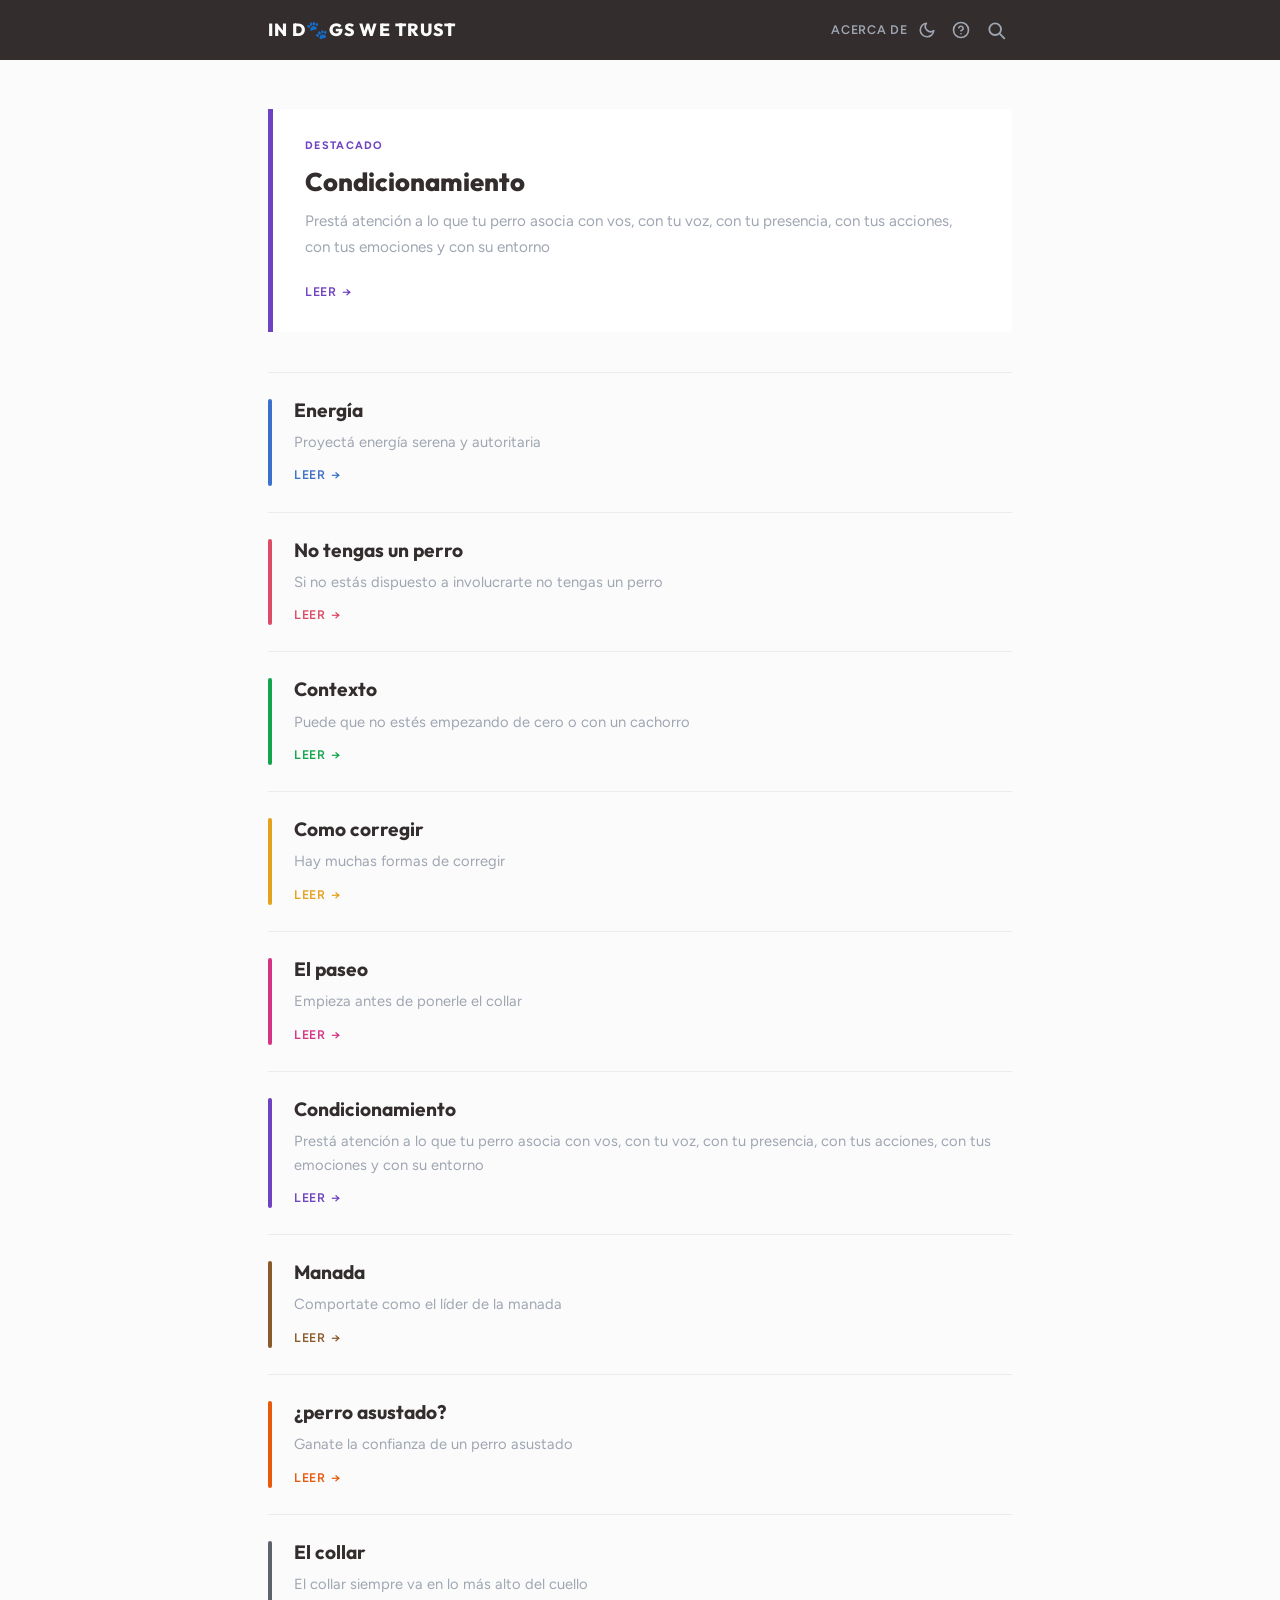
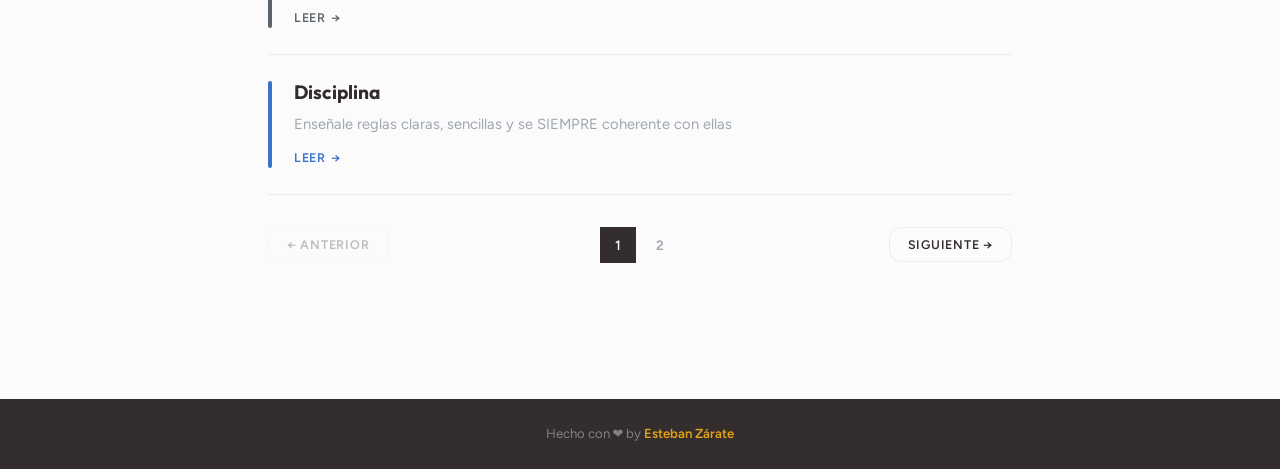
<file: index.html>
<!DOCTYPE html>
<html lang="es">

<head>
  <meta charset="UTF-8" />
  <meta name="viewport" content="width=device-width, initial-scale=1.0" />

  <title>In D🐾gs We Trust</title>
  <meta name="description" content="Tips para tener una mejor versión de tu perro." />
  <link rel="icon" type="image/svg+xml" href="assets/favicon.svg" />
  <meta property="og:type" content="website" />
  <meta property="og:site_name" content="In D🐾gs We Trust" />
  <meta property="og:title" content="In D🐾gs We Trust" />
  <meta property="og:description" content="Tips para tener una mejor versión de tu perro." />
  <meta property="og:url" content="https://indogswetrust.com/" />
  <meta property="og:image" content="https://indogswetrust.com/assets/og-image.jpg" />
  <meta property="og:image:width" content="1200" />
  <meta property="og:image:height" content="630" />
  <meta name="twitter:card" content="summary_large_image" />
  <meta name="twitter:title" content="In D🐾gs We Trust" />
  <meta name="twitter:description" content="Tips para tener una mejor versión de tu perro." />
  <meta name="twitter:image" content="https://indogswetrust.com/assets/og-image.jpg" />

  <script src="assets/js/theme.js"></script>
  <link rel="stylesheet" href="assets/css/styles.css" />
</head>

<body>

  <nav class="navbar">
    <div class="navbar__inner">
      <a href="index.html" class="navbar__brand">In D🐾gs We Trust</a>
      <div class="navbar__actions">
        <a href="about.html" class="navbar__link">Acerca de</a>
        <button class="search-toggle" id="search-toggle" aria-label="Abrir buscador">
          <svg width="20" height="20" viewBox="0 0 24 24" fill="none" stroke="currentColor" stroke-width="2.2"
            stroke-linecap="round" stroke-linejoin="round">
            <circle cx="11" cy="11" r="7" />
            <line x1="17" y1="17" x2="22" y2="22" />
          </svg>
        </button>
      </div>
    </div>
  </nav>

  <div class="search-panel" id="search-panel" aria-hidden="true">
    <div class="search-panel__inner">
      <div class="search-bar">
        <span class="search-bar__icon">
          <svg width="16" height="16" viewBox="0 0 24 24" fill="none" stroke="currentColor" stroke-width="2.2"
            stroke-linecap="round" stroke-linejoin="round">
            <circle cx="11" cy="11" r="7" />
            <line x1="17" y1="17" x2="22" y2="22" />
          </svg>
        </span>
        <input type="text" class="search-bar__input" id="search-input" placeholder="Buscar..." autocomplete="off" />
        <button class="search-bar__close" id="search-close" aria-label="Cerrar buscador">✕</button>
      </div>
    </div>
  </div>

  <main class="posts-wrap">
    <div class="container">
      <div id="featured-wrap"></div>
      <div class="posts-grid" id="posts-grid"></div>
      <nav class="pagination" id="pagination" aria-label="Paginación" hidden></nav>
    </div>
  </main>

  <footer class="footer">
    <p>Hecho con ❤️ by <a href="https://github.com/estebanzarate" target="_blank" rel="noopener">Esteban Zárate</a></p>
  </footer>

  <script src="assets/js/main.js"></script>
  <script src="assets/js/search.js"></script>
  <script src="assets/js/shortcuts.js"></script>
  <script src="assets/js/mobile-nav.js"></script>
</body>

</html>
</file>
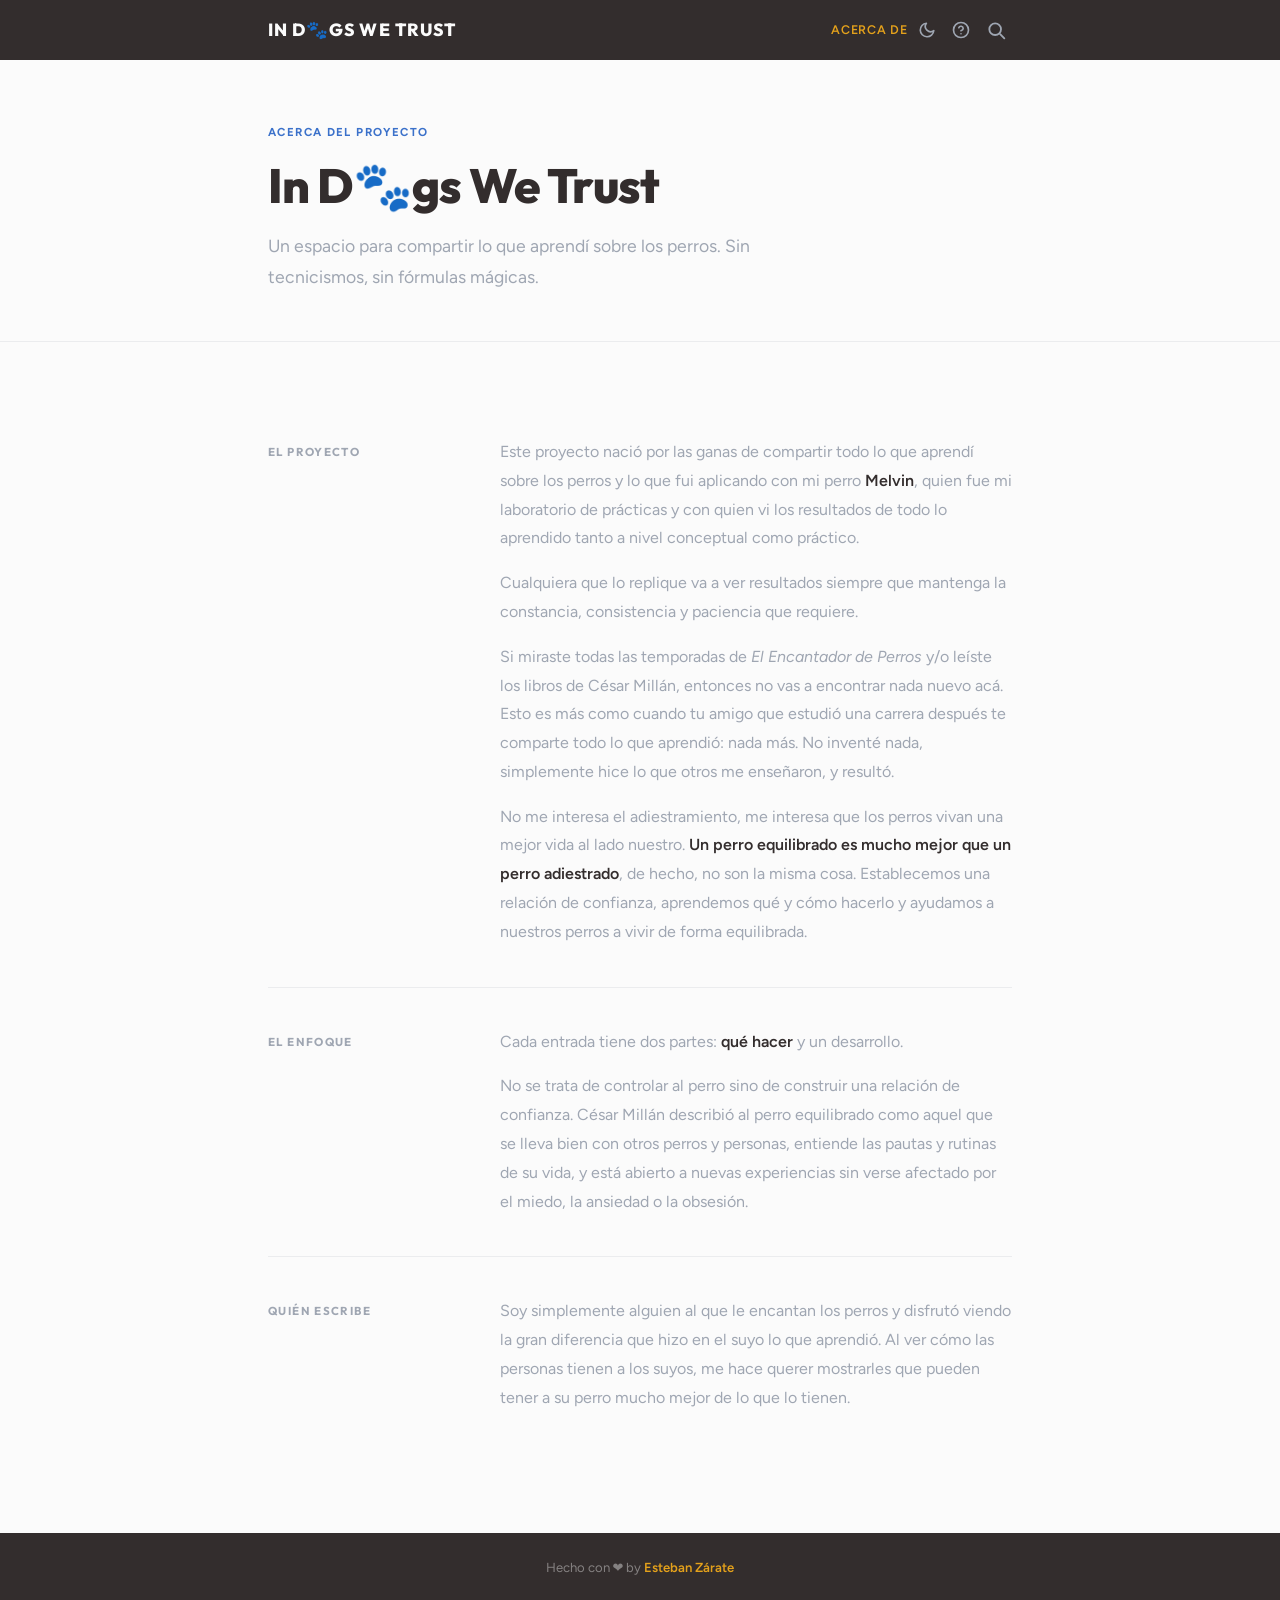
<file: about.html>
<!DOCTYPE html>
<html lang="es">

<head>
  <meta charset="UTF-8" />
  <meta name="viewport" content="width=device-width, initial-scale=1.0" />
  <title>Acerca de — In D🐾gs We Trust</title>
  <meta name="description" content="Sobre el proyecto In D🐾gs We Trust: de dónde viene, quién lo escribe y por qué." />
  <link rel="icon" type="image/svg+xml" href="assets/favicon.svg" />
  <meta property="og:type" content="website" />
  <meta property="og:site_name" content="In Dogs We Trust" />
  <meta property="og:title" content="Acerca de — In D🐾gs We Trust" />
  <meta property="og:description"
    content="Sobre el proyecto In D🐾gs We Trust: de dónde viene, quién lo escribe y por qué." />
  <meta property="og:url" content="https://estebanzarate.github.io/in-dogs-we-trust/about.html" />
  <meta property="og:image" content="https://estebanzarate.github.io/in-dogs-we-trust/assets/og-image.jpg" />
  <meta property="og:image:width" content="1200" />
  <meta property="og:image:height" content="630" />
  <meta name="twitter:card" content="summary_large_image" />
  <meta name="twitter:title" content="Acerca de — In D🐾gs We Trust" />
  <meta name="twitter:description"
    content="Sobre el proyecto In D🐾gs We Trust: de dónde viene, quién lo escribe y por qué." />
  <meta name="twitter:image" content="https://estebanzarate.github.io/in-dogs-we-trust/assets/og-image.jpg" />
  <script src="assets/js/theme.js"></script>
  <link rel="stylesheet" href="assets/css/styles.css" />
</head>

<body>

  <nav class="navbar">
    <div class="navbar__inner">
      <a href="index.html" class="navbar__brand">In D🐾gs We Trust</a>
      <div class="navbar__actions">
        <a href="about.html" class="navbar__link is-active">Acerca de</a>
        <button class="search-toggle" id="search-toggle" aria-label="Abrir buscador">
          <svg width="20" height="20" viewBox="0 0 24 24" fill="none" stroke="currentColor" stroke-width="2.2"
            stroke-linecap="round" stroke-linejoin="round">
            <circle cx="11" cy="11" r="7" />
            <line x1="17" y1="17" x2="22" y2="22" />
          </svg>
        </button>
      </div>
    </div>
  </nav>

  <div class="search-panel" id="search-panel" aria-hidden="true">
    <div class="search-panel__inner">
      <div class="search-bar">
        <span class="search-bar__icon">
          <svg width="16" height="16" viewBox="0 0 24 24" fill="none" stroke="currentColor" stroke-width="2.2"
            stroke-linecap="round" stroke-linejoin="round">
            <circle cx="11" cy="11" r="7" />
            <line x1="17" y1="17" x2="22" y2="22" />
          </svg>
        </span>
        <input type="text" class="search-bar__input" id="search-input" placeholder="Buscar..." autocomplete="off" />
        <button class="search-bar__close" id="search-close" aria-label="Cerrar buscador">✕</button>
      </div>
    </div>
  </div>

  <header class="about-header">
    <div class="container">
      <span class="about-header__label">Acerca del proyecto</span>
      <h1 class="about-header__title">In D🐾gs We Trust</h1>
      <p class="about-header__lead">Un espacio para compartir lo que aprendí sobre los perros. Sin tecnicismos, sin
        fórmulas mágicas.</p>
    </div>
  </header>

  <main class="about-body">
    <div class="container">

      <div class="about-section">
        <span class="about-section__label">El proyecto</span>
        <div class="about-section__content">
          <p>Este proyecto nació por las ganas de compartir todo lo que aprendí sobre los perros y lo que fui aplicando
            con mi perro <strong>Melvin</strong>, quien fue mi laboratorio de prácticas y con quien vi los resultados de
            todo lo aprendido tanto a nivel conceptual como práctico.</p>
          <p>Cualquiera que lo replique va a ver resultados siempre que mantenga la constancia, consistencia y paciencia
            que requiere.</p>
          <p>Si miraste todas las temporadas de <em>El Encantador de Perros</em> y/o leíste los libros de César Millán,
            entonces no vas a encontrar nada nuevo acá. Esto es más como cuando tu amigo que estudió una carrera después
            te comparte todo lo que aprendió: nada más. No inventé nada, simplemente hice lo que otros me enseñaron, y
            resultó.</p>
          <p>No me interesa el adiestramiento, me interesa que los perros vivan una mejor vida al lado nuestro.
            <strong>Un perro equilibrado es mucho mejor que un perro adiestrado</strong>, de hecho, no son la misma
            cosa. Establecemos una relación de confianza, aprendemos qué y cómo hacerlo y ayudamos a nuestros perros a
            vivir de forma equilibrada.
          </p>
        </div>
      </div>

      <div class="about-section">
        <span class="about-section__label">El enfoque</span>
        <div class="about-section__content">
          <p>Cada entrada tiene dos partes: <strong>qué hacer</strong> y un desarrollo.</p>
          <p>No se trata de controlar al perro sino de construir una relación de confianza. César Millán describió al
            perro equilibrado como aquel que se lleva bien con otros perros y personas, entiende las pautas y rutinas de
            su vida, y está abierto a nuevas experiencias sin verse afectado por el miedo, la ansiedad o la obsesión.
          </p>
        </div>
      </div>

      <div class="about-section">
        <span class="about-section__label">Quién escribe</span>
        <div class="about-section__content">
          <p>Soy simplemente alguien al que le encantan los perros y disfrutó viendo la gran diferencia que hizo en el
            suyo lo que aprendió. Al ver cómo las personas tienen a los suyos, me hace querer mostrarles que pueden
            tener a su perro mucho mejor de lo que lo tienen.</p>
        </div>
      </div>

    </div>
  </main>

  <footer class="footer">
    <p>Hecho con ❤️ by <a href="https://github.com/estebanzarate" target="_blank" rel="noopener">Esteban Zárate</a></p>
  </footer>

  <script>
    window.handleSearchQuery = function (q) {
      if (q.trim()) window.location.href = "index.html?q=" + encodeURIComponent(q.trim());
    };
  </script>
  <script src="assets/js/search.js"></script>
  <script src="assets/js/shortcuts.js"></script>
  <script src="assets/js/mobile-nav.js"></script>
</body>

</html>
</file>
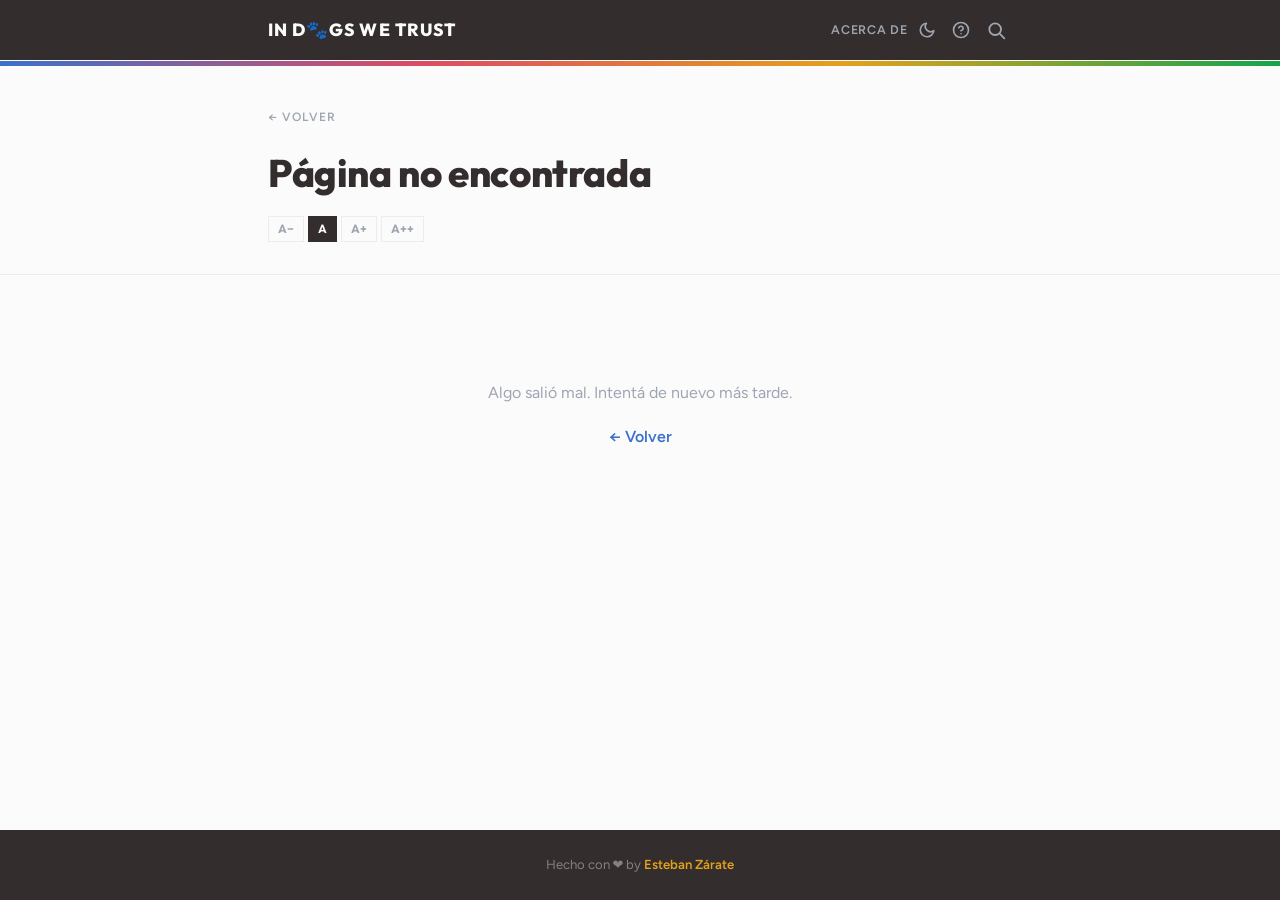
<file: post.html>
<!DOCTYPE html>
<html lang="es">

<head>
  <meta charset="UTF-8" />
  <meta name="viewport" content="width=device-width, initial-scale=1.0" />

  <title>In D🐾gs We Trust</title>
  <meta name="description" id="meta-description" content="Tips para tener una mejor versión de tu perro." />
  <link rel="icon" type="image/svg+xml" href="assets/favicon.svg" />
  <meta property="og:type" content="article" />
  <meta property="og:site_name" content="In D🐾gs We Trust" />
  <meta property="og:title" id="og-title" content="In D🐾gs We Trust" />
  <meta property="og:description" id="og-description" content="Tips para tener una mejor versión de tu perro." />
  <meta property="og:url" id="og-url" content="" />
  <meta property="og:image" content="https://estebanzarate.github.io/in-dogs-we-trust/assets/og-image.jpg" />
  <meta property="og:image:width" content="1200" />
  <meta property="og:image:height" content="630" />
  <meta name="twitter:card" content="summary_large_image" />
  <meta name="twitter:title" id="tw-title" content="In D🐾gs We Trust" />
  <meta name="twitter:description" id="tw-description" content="Tips para tener una mejor versión de tu perro." />
  <meta name="twitter:image" content="https://estebanzarate.github.io/in-dogs-we-trust/assets/og-image.jpg" />

  <script src="assets/js/theme.js"></script>
  <link rel="stylesheet" href="assets/css/styles.css" />
</head>

<body>

  <nav class="navbar">
    <div class="navbar__inner">
      <a href="index.html" class="navbar__brand">In D🐾gs We Trust</a>
      <div class="navbar__actions">
        <a href="about.html" class="navbar__link">Acerca de</a>
        <button class="search-toggle" id="search-toggle" aria-label="Abrir buscador">
          <svg width="20" height="20" viewBox="0 0 24 24" fill="none" stroke="currentColor" stroke-width="2.2"
            stroke-linecap="round" stroke-linejoin="round">
            <circle cx="11" cy="11" r="7" />
            <line x1="17" y1="17" x2="22" y2="22" />
          </svg>
        </button>
      </div>
    </div>
  </nav>

  <div class="search-panel" id="search-panel" aria-hidden="true">
    <div class="search-panel__inner">
      <div class="search-bar">
        <span class="search-bar__icon">
          <svg width="16" height="16" viewBox="0 0 24 24" fill="none" stroke="currentColor" stroke-width="2.2"
            stroke-linecap="round" stroke-linejoin="round">
            <circle cx="11" cy="11" r="7" />
            <line x1="17" y1="17" x2="22" y2="22" />
          </svg>
        </span>
        <input type="text" class="search-bar__input" id="search-input" placeholder="Buscar..." autocomplete="off" />
        <button class="search-bar__close" id="search-close" aria-label="Cerrar buscador">✕</button>
      </div>
    </div>
  </div>

  <div class="post-stripe"></div>

  <header class="post-header">
    <div class="container">
      <a href="index.html" class="post-header__back">← Volver</a>
      <h1 class="post-header__title" id="post-title">Cargando…</h1>
    </div>
  </header>

  <main class="container">
    <div class="post-body">
      <section class="post-section post-section--tip animate-in animate-in--delay-1">
        <p class="post-section__text" id="post-tip"></p>
      </section>
      <section class="post-section post-section--content animate-in animate-in--delay-2" id="post-content-section">
      </section>
    </div>
    <nav class="post-nav" id="post-nav" aria-label="Navegación entre posts"></nav>
    <div class="post-share" id="post-share"></div>
  </main>

  <footer class="footer">
    <p>Hecho con ❤️ by <a href="https://github.com/estebanzarate" target="_blank" rel="noopener">Esteban Zárate</a></p>
  </footer>

  <script src="assets/js/post.js"></script>
  <script src="assets/js/search.js"></script>
  <script src="assets/js/shortcuts.js"></script>
  <script src="assets/js/mobile-nav.js"></script>
  <script src="assets/js/font-zoom.js"></script>
</body>

</html>
</file>
<file: assets/css/styles.css>
@import url('https://fonts.googleapis.com/css2?family=Outfit:wght@600;700;800&family=Figtree:wght@400;500;600&display=swap');

:root {
  --primary: #3B71CA;
  --secondary: #9FA6B2;
  --success: #14A44D;
  --danger: #DC4C64;
  --warning: #E4A11B;
  --pink: #D63384;
  --violet: #6F42C1;
  --brown: #8B5A2B;
  --orange: #E8590C;
  --gray: #5C636A;
  --light: #FBFBFB;
  --dark: #332D2D;

  --font-display: 'Outfit', system-ui, sans-serif;
  --font-body: 'Figtree', system-ui, sans-serif;

  --radius-md: 12px;
  --radius-lg: 18px;
  --transition: 0.2s ease;
  --max-width: 720px;
  --nav-height: 60px;
  --bg: var(--light);
  --bg-card: #ffffff;
  --bg-nav: var(--dark);
  --bg-search: #ffffff;
  --text: var(--dark);
  --text-muted: var(--secondary);
  --border: rgba(159, 166, 178, 0.18);
  --border-input: rgba(159, 166, 178, 0.3);
  --bg-footer: #332D2D;
}

[data-theme="dark"] {
  --bg: #1A1616;
  --bg-card: #241F1F;
  --bg-nav: #110E0E;
  --bg-search: #241F1F;
  --text: #EDEDED;
  --text-muted: #7A8190;
  --border: rgba(255, 255, 255, 0.07);
  --border-input: rgba(255, 255, 255, 0.12);
  --bg-footer: #110E0E;
  --light: #EDEDED;
  --dark: #EDEDED;
}



*,
*::before,
*::after {
  box-sizing: border-box;
  margin: 0;
  padding: 0;
}

html {
  font-size: 16px;
  scroll-behavior: smooth;
}

body {
  font-family: var(--font-body);
  background-color: var(--bg);
  color: var(--text);
  line-height: 1.7;
  min-height: 100vh;
  display: flex;
  flex-direction: column;
  -webkit-font-smoothing: antialiased;
  transition: background-color 0.25s ease, color 0.25s ease;
}

main {
  flex: 1;
}

a {
  color: var(--primary);
  text-decoration: none;
  transition: color var(--transition);
}

h1,
h2,
h3 {
  font-family: var(--font-display);
  color: var(--text);
  line-height: 1.15;
}

.navbar {
  position: sticky;
  top: 0;
  z-index: 200;
  height: var(--nav-height);
  background: var(--bg-nav);
  display: flex;
  align-items: center;
}

.navbar__inner {
  width: 100%;
  max-width: calc(var(--max-width) + 80px);
  margin: 0 auto;
  padding: 0 28px;
  display: flex;
  align-items: center;
  justify-content: space-between;
}

.navbar__brand {
  font-family: var(--font-display);
  font-size: clamp(0.7rem, 3.5vw, 1.1rem);
  font-weight: 800;
  color: var(--light);
  letter-spacing: 0.06em;
  text-transform: uppercase;
}

.navbar__brand:hover {
  color: var(--warning);
}

.navbar__link {
  font-family: var(--font-body);
  font-size: 0.78rem;
  font-weight: 600;
  letter-spacing: 0.06em;
  text-transform: uppercase;
  color: var(--secondary);
  transition: color 0.2s ease;
  white-space: nowrap;
}

.navbar__link:hover {
  color: var(--light);
}

.navbar__link.is-active {
  color: var(--warning);
}

.navbar__actions {
  display: flex;
  align-items: center;
  gap: 4px;
}

.search-toggle {
  background: none;
  border: none;
  cursor: pointer;
  color: var(--secondary);
  display: flex;
  align-items: center;
  justify-content: center;
  padding: 6px;
  border-radius: 8px;
  transition: color var(--transition), background var(--transition);
}

.search-toggle:hover {
  color: var(--light);
  background: rgba(255, 255, 255, 0.08);
}

.search-toggle.is-active {
  color: var(--warning);
}

.search-panel {
  position: sticky;
  top: var(--nav-height);
  z-index: 190;
  background: var(--bg-search);
  border-bottom: 1px solid var(--border);
  overflow: hidden;
  max-height: 0;
  opacity: 0;
  transition: max-height 0.35s cubic-bezier(0.4, 0, 0.2, 1),
    opacity 0.25s ease;
}

.search-panel.is-open {
  max-height: 100px;
  opacity: 1;
}

.search-panel__inner {
  max-width: calc(var(--max-width) + 80px);
  margin: 0 auto;
  padding: 20px 28px;
}

mark {
  background: transparent;
  color: var(--warning);
  font-weight: 700;
}

.search-bar {
  display: flex;
  align-items: center;
  gap: 12px;
  background: var(--bg-card);
  border: 1.5px solid var(--border-input);
  border-radius: var(--radius-md);
  padding: 0 16px;
  transition: border-color var(--transition);
}

.search-bar:focus-within {
  border-color: var(--primary);
  background: var(--bg-card);
}

.search-bar__icon {
  color: var(--secondary);
  flex-shrink: 0;
  display: flex;
  align-items: center;
}

.search-bar__input {
  flex: 1;
  min-width: 0;
  background: none;
  border: none;
  outline: none;
  font-family: var(--font-body);
  font-size: 1rem;
  color: var(--text);
  padding: 14px 0;
}

.search-bar__input::placeholder {
  color: var(--secondary);
}

.search-bar__close {
  background: none;
  border: none;
  cursor: pointer;
  color: var(--secondary);
  font-size: 1.1rem;
  padding: 4px;
  line-height: 1;
  transition: color var(--transition);
  display: flex;
  align-items: center;
  flex-shrink: 0;
}

.search-bar__close:hover {
  color: var(--danger);
}

.search-results {
  padding: 12px 0 20px;
  display: flex;
  flex-direction: column;
  gap: 2px;
  overflow-y: auto;
  max-height: 340px;
}

.search-result {
  display: flex;
  align-items: center;
  gap: 14px;
  padding: 12px 4px;
  border-radius: var(--radius-md);
  cursor: pointer;
  transition: background var(--transition);
  text-decoration: none;
}

.search-result:hover {
  background: rgba(255, 255, 255, 0.06);
}

.search-result__bar {
  width: 3px;
  height: 36px;
  border-radius: 999px;
  flex-shrink: 0;
}

.search-result__title {
  font-family: var(--font-display);
  font-size: 0.95rem;
  font-weight: 700;
  color: var(--light);
  line-height: 1.25;
}

.search-result__excerpt {
  font-size: 0.8rem;
  color: var(--secondary);
  display: -webkit-box;
  -webkit-line-clamp: 1;
  -webkit-box-orient: vertical;
  overflow: hidden;
  margin-top: 2px;
}

mark {
  background: transparent;
  color: var(--warning);
  font-weight: 600;
}

.search-empty {
  padding: 20px 4px;
  font-size: 0.88rem;
  color: var(--secondary);
}

.container {
  max-width: calc(var(--max-width) + 80px);
  margin: 0 auto;
  padding: 0 28px;
}

.posts-wrap {
  padding: 48px 0 72px;
}

.featured-card {
  border-left: 5px solid var(--featured-color, var(--primary));
  background: var(--bg-card);
  border-radius: var(--radius-sm);
  padding: 28px 32px;
  margin-bottom: 40px;
  cursor: pointer;
  transition: transform var(--transition), box-shadow var(--transition);
  position: relative;
  overflow: hidden;
}

.featured-card::before {
  content: "";
  position: absolute;
  inset: 0;
  background: var(--featured-color, var(--primary));
  opacity: 0;
  transition: opacity var(--transition);
  pointer-events: none;
}

.featured-card:hover::before {
  opacity: 0.04;
}

.featured-card:hover {
  transform: translateY(-2px);
  box-shadow: 0 8px 28px rgba(0, 0, 0, 0.08);
}

.featured-card__tag {
  font-size: 0.68rem;
  font-weight: 700;
  letter-spacing: 0.12em;
  text-transform: uppercase;
  color: var(--featured-color, var(--primary));
  margin-bottom: 12px;
}

.featured-card__title {
  font-family: var(--font-display);
  font-size: clamp(1.2rem, 3vw, 1.6rem);
  font-weight: 800;
  color: var(--text);
  line-height: 1.15;
  margin-bottom: 12px;
  transition: color var(--transition);
}

.featured-card:hover .featured-card__title {
  color: var(--featured-color, var(--primary));
}

.featured-card__excerpt {
  font-size: 0.95rem;
  color: var(--text-muted);
  line-height: 1.7;
  margin-bottom: 16px;
  display: -webkit-box;
  -webkit-line-clamp: 2;
  -webkit-box-orient: vertical;
  overflow: hidden;
}

.featured-card__link {
  display: inline-flex;
  align-items: center;
  gap: 5px;
  font-size: 0.78rem;
  font-weight: 600;
  letter-spacing: 0.06em;
  text-transform: uppercase;
  color: var(--featured-color, var(--primary));
}

.featured-card__link .arrow {
  display: inline-block;
  transition: transform var(--transition);
}

.featured-card:hover .featured-card__link .arrow {
  transform: translateX(4px);
}

@media (max-width: 600px) {
  .featured-card {
    padding: 22px 20px;
    margin-bottom: 28px;
  }
}

.posts-grid {
  display: grid;
  gap: 0;
  scroll-margin-top: calc(var(--nav-height) + 24px);
}

.post-card {
  padding: 26px 0;
  display: grid;
  grid-template-columns: 4px 1fr;
  gap: 0 22px;
  align-items: start;
  cursor: pointer;
  border-bottom: 1px solid var(--border);
  transition: padding-left var(--transition);
}

.post-card:first-child {
  border-top: 1px solid var(--border);
}

.post-card:hover {
  padding-left: 6px;
}

.post-card__bar {
  align-self: stretch;
  border-radius: 999px;
}

.post-card:nth-child(9n+1) .post-card__bar {
  background: var(--primary);
}

.post-card:nth-child(9n+2) .post-card__bar {
  background: var(--danger);
}

.post-card:nth-child(9n+3) .post-card__bar {
  background: var(--success);
}

.post-card:nth-child(9n+4) .post-card__bar {
  background: var(--warning);
}

.post-card:nth-child(9n+5) .post-card__bar {
  background: var(--pink);
}

.post-card:nth-child(9n+6) .post-card__bar {
  background: var(--violet);
}

.post-card:nth-child(9n+7) .post-card__bar {
  background: var(--brown);
}

.post-card:nth-child(9n+8) .post-card__bar {
  background: var(--orange);
}

.post-card:nth-child(9n+9) .post-card__bar {
  background: var(--gray);
}

.post-card:nth-child(9n+1) .post-card__link {
  color: var(--primary);
}

.post-card:nth-child(9n+2) .post-card__link {
  color: var(--danger);
}

.post-card:nth-child(9n+3) .post-card__link {
  color: var(--success);
}

.post-card:nth-child(9n+4) .post-card__link {
  color: var(--warning);
}

.post-card:nth-child(9n+5) .post-card__link {
  color: var(--pink);
}

.post-card:nth-child(9n+6) .post-card__link {
  color: var(--violet);
}

.post-card:nth-child(9n+7) .post-card__link {
  color: var(--brown);
}

.post-card:nth-child(9n+8) .post-card__link {
  color: var(--orange);
}

.post-card:nth-child(9n+9) .post-card__link {
  color: var(--gray);
}

.post-card:nth-child(9n+1):hover .post-card__title {
  color: var(--primary);
}

.post-card:nth-child(9n+2):hover .post-card__title {
  color: var(--danger);
}

.post-card:nth-child(9n+3):hover .post-card__title {
  color: var(--success);
}

.post-card:nth-child(9n+4):hover .post-card__title {
  color: var(--warning);
}

.post-card:nth-child(9n+5):hover .post-card__title {
  color: var(--pink);
}

.post-card:nth-child(9n+6):hover .post-card__title {
  color: var(--violet);
}

.post-card:nth-child(9n+7):hover .post-card__title {
  color: var(--brown);
}

.post-card:nth-child(9n+8):hover .post-card__title {
  color: var(--orange);
}

.post-card:nth-child(9n+9):hover .post-card__title {
  color: var(--gray);
}

.post-card__content {
  display: flex;
  flex-direction: column;
  gap: 10px;
}

.post-card__title {
  font-family: var(--font-display);
  font-size: 1.2rem;
  font-weight: 700;
  color: var(--text);
  transition: color var(--transition);
}

.post-card__excerpt {
  font-size: 0.92rem;
  color: var(--text-muted);
  display: -webkit-box;
  -webkit-line-clamp: 2;
  -webkit-box-orient: vertical;
  overflow: hidden;
  line-height: 1.6;
}

.post-card__link {
  display: inline-flex;
  align-items: center;
  gap: 5px;
  font-size: 0.78rem;
  font-weight: 600;
  letter-spacing: 0.06em;
  text-transform: uppercase;
  width: fit-content;
}

.post-card__link .arrow {
  display: inline-block;
  transition: transform var(--transition);
}

.post-card:hover .post-card__link .arrow {
  transform: translateX(4px);
}

.empty-state {
  text-align: center;
  padding: 64px 24px;
  color: var(--text-muted);
}

.pagination {
  display: flex;
  align-items: center;
  justify-content: space-between;
  gap: 12px;
  padding: 32px 0 64px;
  flex-wrap: wrap;
}

.pagination__btn {
  font-family: var(--font-body);
  font-size: 0.78rem;
  font-weight: 600;
  letter-spacing: 0.06em;
  text-transform: uppercase;
  color: var(--text);
  background: transparent;
  border: 1.5px solid var(--border);
  border-radius: var(--radius-md);
  padding: 9px 18px;
  cursor: pointer;
  transition: all var(--transition);
  white-space: nowrap;
}

.pagination__btn:hover:not(:disabled) {
  background: var(--text);
  color: var(--bg);
  border-color: var(--text);
}

.pagination__btn:disabled {
  opacity: 0.3;
  cursor: not-allowed;
}

.pagination__pages {
  display: flex;
  align-items: center;
  gap: 6px;
  flex-wrap: wrap;
  justify-content: center;
}

.pagination__page {
  font-family: var(--font-body);
  font-size: 0.85rem;
  font-weight: 600;
  width: 36px;
  height: 36px;
  display: flex;
  align-items: center;
  justify-content: center;
  border-radius: var(--radius-sm);
  border: 1.5px solid transparent;
  background: transparent;
  color: var(--text-muted);
  cursor: pointer;
  transition: all var(--transition);
}

.pagination__page:hover {
  color: var(--text);
  border-color: var(--border);
}

.pagination__page.is-active {
  background: var(--text);
  color: var(--bg);
  border-color: var(--text);
}

.pagination__ellipsis {
  font-size: 0.85rem;
  color: var(--secondary);
  padding: 0 4px;
  user-select: none;
}

.post-stripe {
  height: 5px;
  background: linear-gradient(90deg,
      var(--primary) 0%,
      var(--danger) 33%,
      var(--warning) 66%,
      var(--success) 100%);
}

.post-header {
  padding: 36px 0 32px;
  border-bottom: 1px solid var(--border);
}

.post-header__back {
  display: inline-flex;
  align-items: center;
  gap: 6px;
  font-size: 0.75rem;
  font-weight: 600;
  letter-spacing: 0.08em;
  text-transform: uppercase;
  color: var(--text-muted);
  margin-bottom: 24px;
  transition: color var(--transition);
}

.post-header__back:hover {
  color: var(--text);
}

.post-header__title {
  font-family: var(--font-display);
  font-size: clamp(1.7rem, 4vw, 2.4rem);
  font-weight: 800;
  letter-spacing: -0.01em;
  color: var(--text);
}

.post-body {
  padding: 40px 0 80px;
  display: flex;
  flex-direction: column;
  gap: 20px;
}

.post-section {
  border-radius: var(--radius-sm);
  padding: 32px 36px;
}

.post-section--tip {
  background: var(--primary);
}

.post-section--content {
  background: var(--dark);
  border-top: 4px solid var(--success);
}

.post-section__label {
  display: block;
  font-family: var(--font-display);
  font-size: 0.65rem;
  font-weight: 700;
  letter-spacing: 0.14em;
  text-transform: uppercase;
  margin-bottom: 14px;
  color: rgba(255, 255, 255, 0.55);
}

.post-section--tip .post-section__text {
  line-height: 1.8;
  color: #fff;
}

.post-section--content .post-section__text {
  line-height: 1.8;
  color: rgba(255, 255, 255, 0.92);
}

.post-nav {
  display: flex;
  justify-content: space-between;
  gap: 16px;
  padding: 0 0 64px;
  flex-wrap: wrap;
}

.post-nav__btn {
  display: inline-flex;
  align-items: center;
  gap: 8px;
  font-family: var(--font-body);
  font-size: 0.78rem;
  font-weight: 600;
  letter-spacing: 0.06em;
  text-transform: uppercase;
  color: var(--text);
  background: transparent;
  border: 1.5px solid var(--border);
  border-radius: var(--radius-md);
  padding: 10px 20px;
  transition: all var(--transition);
  cursor: pointer;
}

.post-nav__btn:hover {
  background: var(--text);
  color: var(--bg);
  border-color: var(--text);
}


.post-share {
  display: flex;
  align-items: center;
  gap: 12px;
  padding: 0 0 40px;
}

.share-btn {
  display: inline-flex;
  align-items: center;
  gap: 8px;
  font-family: var(--font-body);
  font-size: 0.78rem;
  font-weight: 600;
  letter-spacing: 0.06em;
  text-transform: uppercase;
  color: var(--bg);
  background: var(--text);
  border: 1.5px solid var(--text);
  border-radius: var(--radius-md);
  padding: 10px 20px;
  cursor: pointer;
  transition: all var(--transition);
}

.share-btn:hover {
  background: transparent;
  color: var(--text);
}

.share-feedback {
  font-size: 0.82rem;
  font-weight: 600;
  color: var(--success);
  transition: opacity var(--transition);
}

.help-toggle {
  background: none;
  border: none;
  cursor: pointer;
  color: var(--secondary);
  display: flex;
  align-items: center;
  justify-content: center;
  padding: 6px;
  border-radius: 8px;
  transition: color 0.2s ease, background 0.2s ease;
}

.help-toggle:hover {
  color: var(--light);
  background: rgba(255, 255, 255, 0.08);
}

.help-toggle.is-active {
  color: var(--warning);
}

.theme-toggle {
  background: none;
  border: none;
  cursor: pointer;
  color: var(--secondary);
  display: flex;
  align-items: center;
  justify-content: center;
  padding: 6px;
  border-radius: 8px;
  transition: color 0.2s ease, background 0.2s ease;
}

.theme-toggle:hover {
  color: var(--light);
  background: rgba(255, 255, 255, 0.08);
}

.help-modal {
  display: none;
  position: fixed;
  inset: 0;
  z-index: 500;
  align-items: center;
  justify-content: center;
}

.help-modal.is-open {
  display: flex;
}

.help-modal__backdrop {
  position: absolute;
  inset: 0;
  background: rgba(0, 0, 0, 0.55);
  backdrop-filter: blur(3px);
  -webkit-backdrop-filter: blur(3px);
  animation: fadeIn 0.2s ease;
}

.help-modal__box {
  position: relative;
  z-index: 1;
  background: var(--bg-card);
  border-radius: 8px;
  width: 100%;
  max-width: 460px;
  margin: 24px;
  box-shadow: 0 24px 64px rgba(0, 0, 0, 0.2);
  overflow: hidden;
  animation: slideUp 0.25s cubic-bezier(0.34, 1.56, 0.64, 1);
}

.help-modal__header {
  display: flex;
  align-items: center;
  justify-content: space-between;
  padding: 20px 24px 16px;
  border-bottom: 1px solid var(--border);
}

.help-modal__title {
  font-family: var(--font-display);
  font-size: 1rem;
  font-weight: 800;
  letter-spacing: 0.04em;
  text-transform: uppercase;
  color: var(--text);
}

.help-modal__close {
  background: none;
  border: none;
  cursor: pointer;
  color: var(--secondary);
  font-size: 1rem;
  padding: 4px 8px;
  border-radius: 6px;
  transition: color 0.2s ease, background 0.2s ease;
  line-height: 1;
}

.help-modal__close:hover {
  color: var(--danger);
  background: rgba(220, 76, 100, 0.08);
}

.help-modal__body {
  padding: 8px 24px;
}

.help-modal__row {
  display: flex;
  align-items: center;
  justify-content: space-between;
  gap: 16px;
  padding: 13px 0;
  border-bottom: 1px solid var(--border);
}

.help-modal__row:last-child {
  border-bottom: none;
}

.help-modal__keys {
  display: flex;
  align-items: center;
  gap: 4px;
  flex-shrink: 0;
}

kbd {
  font-family: var(--font-body);
  font-size: 0.75rem;
  font-weight: 600;
  background: var(--bg-nav);
  color: #fff;
  border-radius: 6px;
  padding: 3px 8px;
  display: inline-block;
  letter-spacing: 0.02em;
  white-space: nowrap;
}

.help-modal__plus {
  font-size: 0.7rem;
  color: var(--secondary);
  font-weight: 600;
}

.help-modal__desc {
  font-size: 0.88rem;
  color: var(--text-muted);
  text-align: right;
}

.help-modal__footer {
  background: var(--bg-nav);
  padding: 12px 24px;
  font-size: 0.78rem;
  color: rgba(255, 255, 255, 0.4);
  display: flex;
  align-items: center;
  gap: 8px;
}

.help-modal__footer kbd {
  background: rgba(255, 255, 255, 0.12);
  color: rgba(255, 255, 255, 0.8);
  font-size: 0.7rem;
}

@keyframes fadeIn {
  from {
    opacity: 0;
  }

  to {
    opacity: 1;
  }
}

@keyframes slideUp {
  from {
    opacity: 0;
    transform: translateY(20px) scale(0.97);
  }

  to {
    opacity: 1;
    transform: translateY(0) scale(1);
  }
}

@media (max-width: 500px) {
  .help-modal__box {
    margin: 16px;
  }

  .help-modal__desc {
    font-size: 0.82rem;
  }
}

.about-header {
  padding: 56px 0 48px;
  border-bottom: 1px solid var(--border);
}

.about-header__label {
  display: inline-block;
  font-size: 0.72rem;
  font-weight: 700;
  letter-spacing: 0.12em;
  text-transform: uppercase;
  color: var(--primary);
  margin-bottom: 16px;
}

.about-header__title {
  font-family: var(--font-display);
  font-size: clamp(2rem, 5vw, 3rem);
  font-weight: 800;
  letter-spacing: -0.02em;
  color: var(--text);
  line-height: 1.1;
  margin-bottom: 20px;
}

.about-header__lead {
  font-size: 1.1rem;
  color: var(--text-muted);
  max-width: 560px;
  line-height: 1.75;
}

.about-body {
  padding: 56px 0 80px;
  display: flex;
  flex-direction: column;
  gap: 0;
}

.about-section {
  padding: 40px 0;
  border-bottom: 1px solid var(--border);
  display: grid;
  grid-template-columns: 200px 1fr;
  gap: 32px;
  align-items: start;
}

.about-section:last-child {
  border-bottom: none;
}

.about-section__label {
  font-family: var(--font-display);
  font-size: 0.72rem;
  font-weight: 700;
  letter-spacing: 0.12em;
  text-transform: uppercase;
  color: var(--text-muted);
  padding-top: 4px;
}

.about-section__content {
  display: flex;
  flex-direction: column;
  gap: 16px;
}

.about-section__content p {
  font-size: 1rem;
  color: var(--text-muted);
  line-height: 1.8;
}

.about-section__content strong {
  color: var(--text);
  font-weight: 600;
}

.about-accent {
  display: inline-block;
  background: var(--primary);
  color: #fff;
  font-family: var(--font-display);
  font-size: 0.72rem;
  font-weight: 700;
  letter-spacing: 0.1em;
  text-transform: uppercase;
  padding: 3px 10px;
  border-radius: 4px;
  margin-bottom: 8px;
}

@media (max-width: 600px) {
  .about-section {
    grid-template-columns: 1fr;
    gap: 8px;
  }

  .about-header {
    padding: 40px 0 36px;
  }

  .about-body {
    padding: 36px 0 60px;
  }
}

.footer {
  background: var(--bg-footer);
  color: rgba(255, 255, 255, 0.4);
  text-align: center;
  padding: 24px;
  font-size: 0.82rem;
}

.footer a {
  color: var(--warning);
  font-weight: 600;
}

.footer a:hover {
  opacity: 0.8;
}

@media (max-width: 600px) {
  .post-card {
    gap: 0 16px;
    padding: 22px 0;
  }

  .post-section {
    padding: 24px 20px;
  }

  .post-nav {
    flex-direction: column;
  }

  .post-nav__btn {
    justify-content: center;
  }

  .navbar__inner,
  .container {
    padding: 0 20px;
  }

  .search-panel__inner {
    padding: 16px 20px;
  }

  .post-header {
    padding: 28px 0 24px;
  }
}

@keyframes fadeUp {
  from {
    opacity: 0;
    transform: translateY(12px);
  }

  to {
    opacity: 1;
    transform: translateY(0);
  }
}

.animate-in {
  animation: fadeUp 0.35s ease both;
}

.animate-in--delay-1 {
  animation-delay: 0.06s;
}

.animate-in--delay-2 {
  animation-delay: 0.12s;
}

.animate-in--delay-3 {
  animation-delay: 0.18s;
}

.animate-in--delay-4 {
  animation-delay: 0.24s;
}

:root {
  --reading-font-size: 1rem;
}

.post-section__text {
  font-size: var(--reading-font-size);
}

.post-section--tip .post-section__text {
  font-size: var(--reading-font-size);
  font-weight: 600;
}

.post-section--content .post-section__text {
  font-size: var(--reading-font-size);
  font-weight: 400;
}

.zoom-bar {
  display: flex;
  align-items: center;
  gap: 4px;
  margin-top: 20px;
}

.zoom-btn {
  font-family: var(--font-display);
  font-size: 0.75rem;
  font-weight: 700;
  color: var(--text-muted);
  background: transparent;
  border: 1.5px solid var(--border);
  border-radius: var(--radius-sm);
  padding: 4px 9px;
  cursor: pointer;
  transition: all var(--transition);
  line-height: 1.4;
}

.zoom-btn:hover {
  color: var(--text);
  border-color: var(--text);
}

.zoom-btn.is-active {
  color: var(--bg);
  background: var(--text);
  border-color: var(--text);
}

.hamburger-btn {
  display: none;
  flex-direction: column;
  justify-content: center;
  gap: 5px;
  background: none;
  border: none;
  cursor: pointer;
  padding: 6px;
  border-radius: 8px;
  transition: background var(--transition);
}

.hamburger-btn:hover {
  background: rgba(255, 255, 255, 0.08);
}

.hamburger-btn__line {
  display: block;
  width: 20px;
  height: 2px;
  background: var(--secondary);
  border-radius: 2px;
  transition: all 0.22s ease;
  transform-origin: center;
}

.hamburger-btn.is-open .hamburger-btn__line:nth-child(1) {
  transform: translateY(7px) rotate(45deg);
}

.hamburger-btn.is-open .hamburger-btn__line:nth-child(2) {
  opacity: 0;
  transform: scaleX(0);
}

.hamburger-btn.is-open .hamburger-btn__line:nth-child(3) {
  transform: translateY(-7px) rotate(-45deg);
}

.mobile-menu {
  display: none;
  position: fixed;
  inset: 0;
  top: var(--nav-height);
  z-index: 150;
  background: rgba(0, 0, 0, 0.5);
  backdrop-filter: blur(4px);
  -webkit-backdrop-filter: blur(4px);
  opacity: 0;
  pointer-events: none;
  transition: opacity 0.22s ease;
}

.mobile-menu.is-open {
  opacity: 1;
  pointer-events: auto;
}

.mobile-menu__inner {
  background: var(--bg-nav);
  display: flex;
  flex-direction: column;
  padding: 8px 0 16px;
  transform: translateY(-8px);
  transition: transform 0.25s cubic-bezier(0.4, 0, 0.2, 1);
}

.mobile-menu.is-open .mobile-menu__inner {
  transform: translateY(0);
}

.mobile-menu__item {
  font-family: var(--font-body);
  font-size: 0.95rem;
  font-weight: 600;
  color: rgba(255, 255, 255, 0.65);
  padding: 14px 24px;
  text-decoration: none;
  background: none;
  border: none;
  text-align: left;
  cursor: pointer;
  transition: color var(--transition), background var(--transition);
  letter-spacing: 0.02em;
}

.mobile-menu__item:hover {
  color: #fff;
  background: rgba(255, 255, 255, 0.05);
}

.mobile-menu__item.is-active {
  color: var(--warning);
}

.mobile-menu__item--btn {
  width: 100%;
}

.mobile-menu__divider {
  height: 1px;
  background: rgba(255, 255, 255, 0.08);
  margin: 8px 24px;
}

@media (max-width: 640px) {
  .navbar__link {
    display: none;
  }

  .theme-toggle {
    display: none;
  }

  .help-toggle {
    display: none;
  }

  .hamburger-btn {
    display: flex;
  }

  .mobile-menu {
    display: block;
    pointer-events: none;
  }
}
</file>
